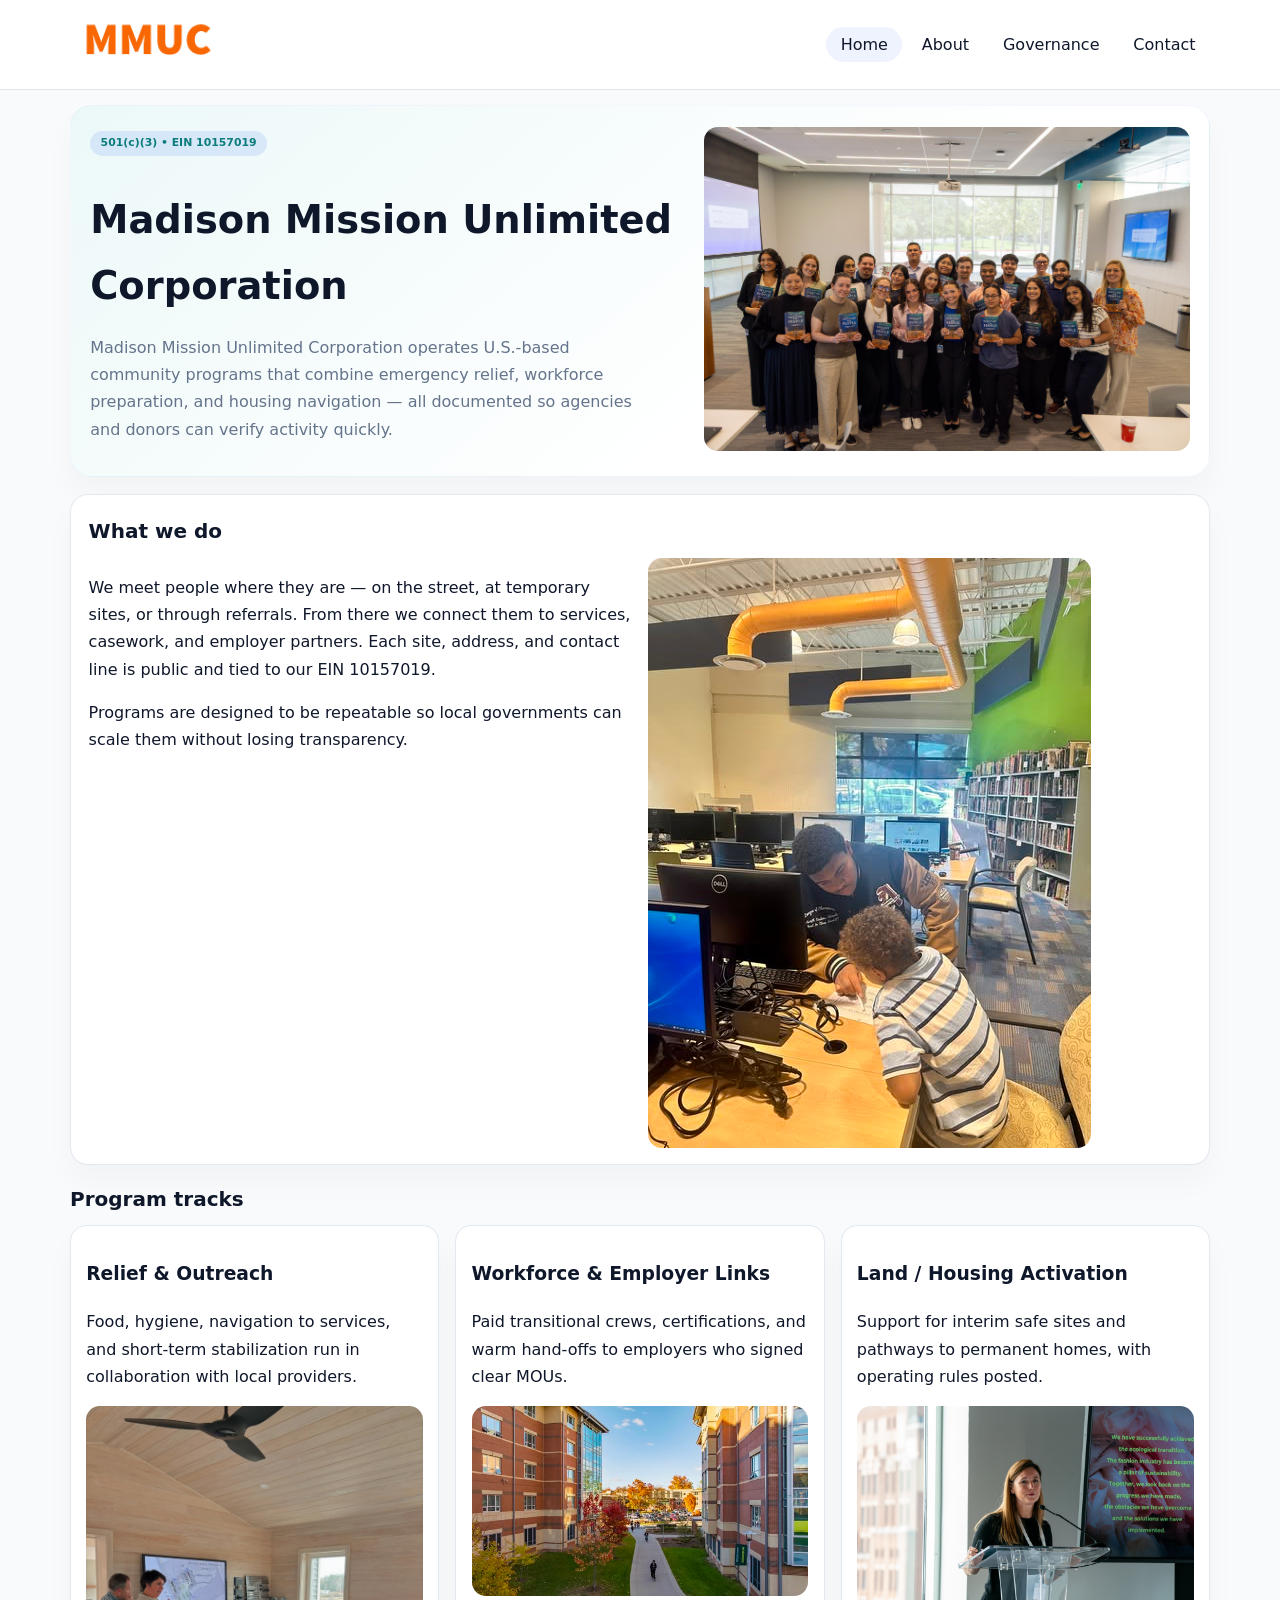
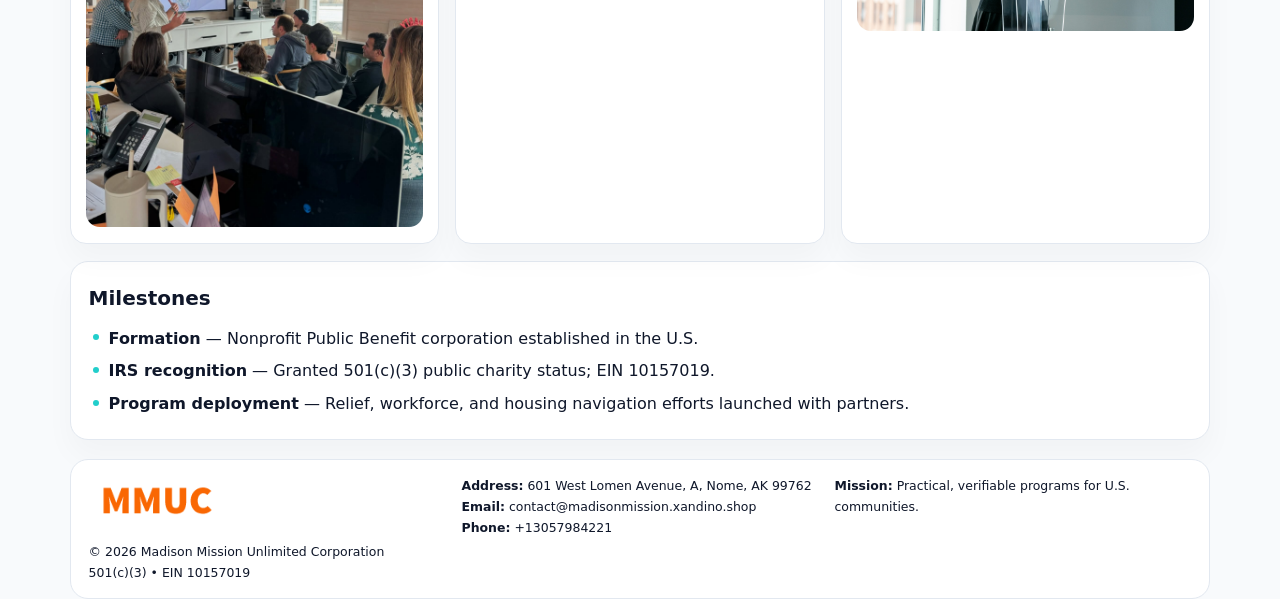
<file: index.html>
<!doctype html><html lang="en"><head>
<meta charset="utf-8">
<meta name="viewport" content="width=device-width,initial-scale=1">
<title>Madison Mission Unlimited Corporation – Nonprofit • 2025</title>
<link rel="stylesheet" href="assets/styles.css">
<link rel="icon" href="images/logo.png">
<meta name="data-ein" content="10157019">
<meta name="data-name" content="Madison Mission Unlimited Corporation">
<meta name="data-email" content="contact@madisonmission.xandino.shop">
<meta name="data-phone" content="+13057984221">
<meta name="data-address" content="601 West Lomen Avenue, A,
Nome, AK 99762">
<meta name="data-map" content="601+West+Lomen+Avenue,+A,+Nome,+AK+99762">
  <meta name="description" content="Dedicated to community services, education, and direct relief, Madison Mission Unlimited Corporation collaborates with neighbors and partners to deliver practical help and long-ter.">
<meta name="facebook-domain-verification" content="4p9anf1dv2adc2t5gxq3bgsbquxz4n" />
</head><body>
<div style="position:absolute;left:-9999px;top:-9999px;opacity:0" data-uniq="{{UNIQUE_BLOB}}">
  <span>Dedicated to community services, education, and direct relief, Madison Mission Unlimited Corporation collaborates with neighbors and partners to deliver practical help and long-term impact.</span><svg width="12" height="12" viewBox="0 0 12 12" xmlns="http://www.w3.org/2000/svg"><circle cx="6" cy="6" r="5" fill="#2b6cb0"/></svg><img src="images/about.jpg" width="1" height="1" alt="" loading="lazy"/>
</div>

<header>
  <div class="topbar">
    <a href="index.html"><img src="images/logo.png" style="width:155px" alt=""></a>
    <nav>
      <a class="active" href="index.html">Home</a>
      <a href="about.html">About</a>
      <a href="governance.html">Governance</a>
      <a href="contact.html">Contact</a>
    </nav>
  </div>
</header>

<section class="c21d040577d">
  <div>
    <span class="c38dd402399">501(c)(3) • EIN 10157019</span>
    <h1>Madison Mission Unlimited Corporation</h1>
    <p class="c42e990cdc7">Madison Mission Unlimited Corporation operates U.S.-based community programs that combine emergency relief, workforce preparation, and housing navigation — all documented so agencies and donors can verify activity quickly.</p>
  </div>
  <img src="images/hero.jpg" alt="Community program">
</section>

<section class="section">
  <div class="panel">
    <h2>What we do</h2>
    <div class="twocol">
      <div>
        <p>We meet people where they are — on the street, at temporary sites, or through referrals. From there we connect them to services, casework, and employer partners. Each site, address, and contact line is public and tied to our EIN 10157019.</p>
        <p>Programs are designed to be repeatable so local governments can scale them without losing transparency.</p>
      </div>
      <div>
        <img src="images/community.jpg" alt="Community work">
      </div>
    </div>
  </div>
</section>

<section class="section">
  <h2>Program tracks</h2>
  <div class="cards">
    <article class="c41f7fe00e3">
      <h3>Relief & Outreach</h3>
      <p>Food, hygiene, navigation to services, and short-term stabilization run in collaboration with local providers.</p>
      <img src="images/relief.jpg" alt="" style="margin-top:.6rem">
    </article>
    <article class="c41f7fe00e3">
      <h3>Workforce & Employer Links</h3>
      <p>Paid transitional crews, certifications, and warm hand-offs to employers who signed clear MOUs.</p>
      <img src="images/jobs.jpg" alt="" style="margin-top:.6rem">
    </article>
    <article class="c41f7fe00e3">
      <h3>Land / Housing Activation</h3>
      <p>Support for interim safe sites and pathways to permanent homes, with operating rules posted.</p>
      <img src="images/land.jpg" alt="" style="margin-top:.6rem">
    </article>
  </div>
</section>

<section class="section">
  <div class="panel">
    <h2>Milestones</h2>
    <ul class="timeline">
      <li><strong>Formation</strong> — Nonprofit Public Benefit corporation established in the U.S.</li>
      <li><strong>IRS recognition</strong> — Granted 501(c)(3) public charity status; EIN 10157019.</li>
      <li><strong>Program deployment</strong> — Relief, workforce, and housing navigation efforts launched with partners.</li>
    </ul>
  </div>
</section>

<footer>
  <div class="footer-grid">
    <div>
      <img src="images/logo.png" style="width:135px;margin-bottom:.35rem" alt="">
      <div class="small">© <span id="year"></span> Madison Mission Unlimited Corporation</div>
      <div class="small">501(c)(3) • EIN 10157019</div>
    </div>
    <div>
      <div class="small"><strong>Address:</strong> 601 West Lomen Avenue, A,
Nome, AK 99762</div>
      <div class="small"><strong>Email:</strong> <a href="mailto:contact@madisonmission.xandino.shop">contact@madisonmission.xandino.shop</a></div>
      <div class="small"><strong>Phone:</strong> <a href="tel:+13057984221">+13057984221</a></div>
    </div>
    <div>
      <div class="small"><strong>Mission:</strong> Practical, verifiable programs for U.S. communities.</div>
    </div>
  </div>
</footer>

<script>
(function(){
  function m(n){const e=document.querySelector('meta[name="'+n+'"]');return e?e.content:'';}
  function h(s){let x=2166136261>>>0;for(let i=0;i<s.length;i++){x^=s.charCodeAt(i);x=(x*16777619)>>>0;}return x>>>0;}
  const key = h((m('data-ein')||m('data-name')||'0').replace(/\s+/g,''));
  const H = key % 360, S = 55 + (key % 18), L = 47;
  const r = document.documentElement;
  r.style.setProperty('--brand',`hsl(${H} ${S}% ${L}%)`);
  r.style.setProperty('--brand-ink',`hsl(${H} ${Math.min(95,S+10)}% ${Math.max(20,L-20)}%)`);
  r.style.setProperty('--soft',`hsl(${H} ${Math.max(35,S-25)}% 95%)`);
  const y=document.getElementById('year');if(y)y.textContent=new Date().getFullYear();
})();
</script>
</body></html>
</file>
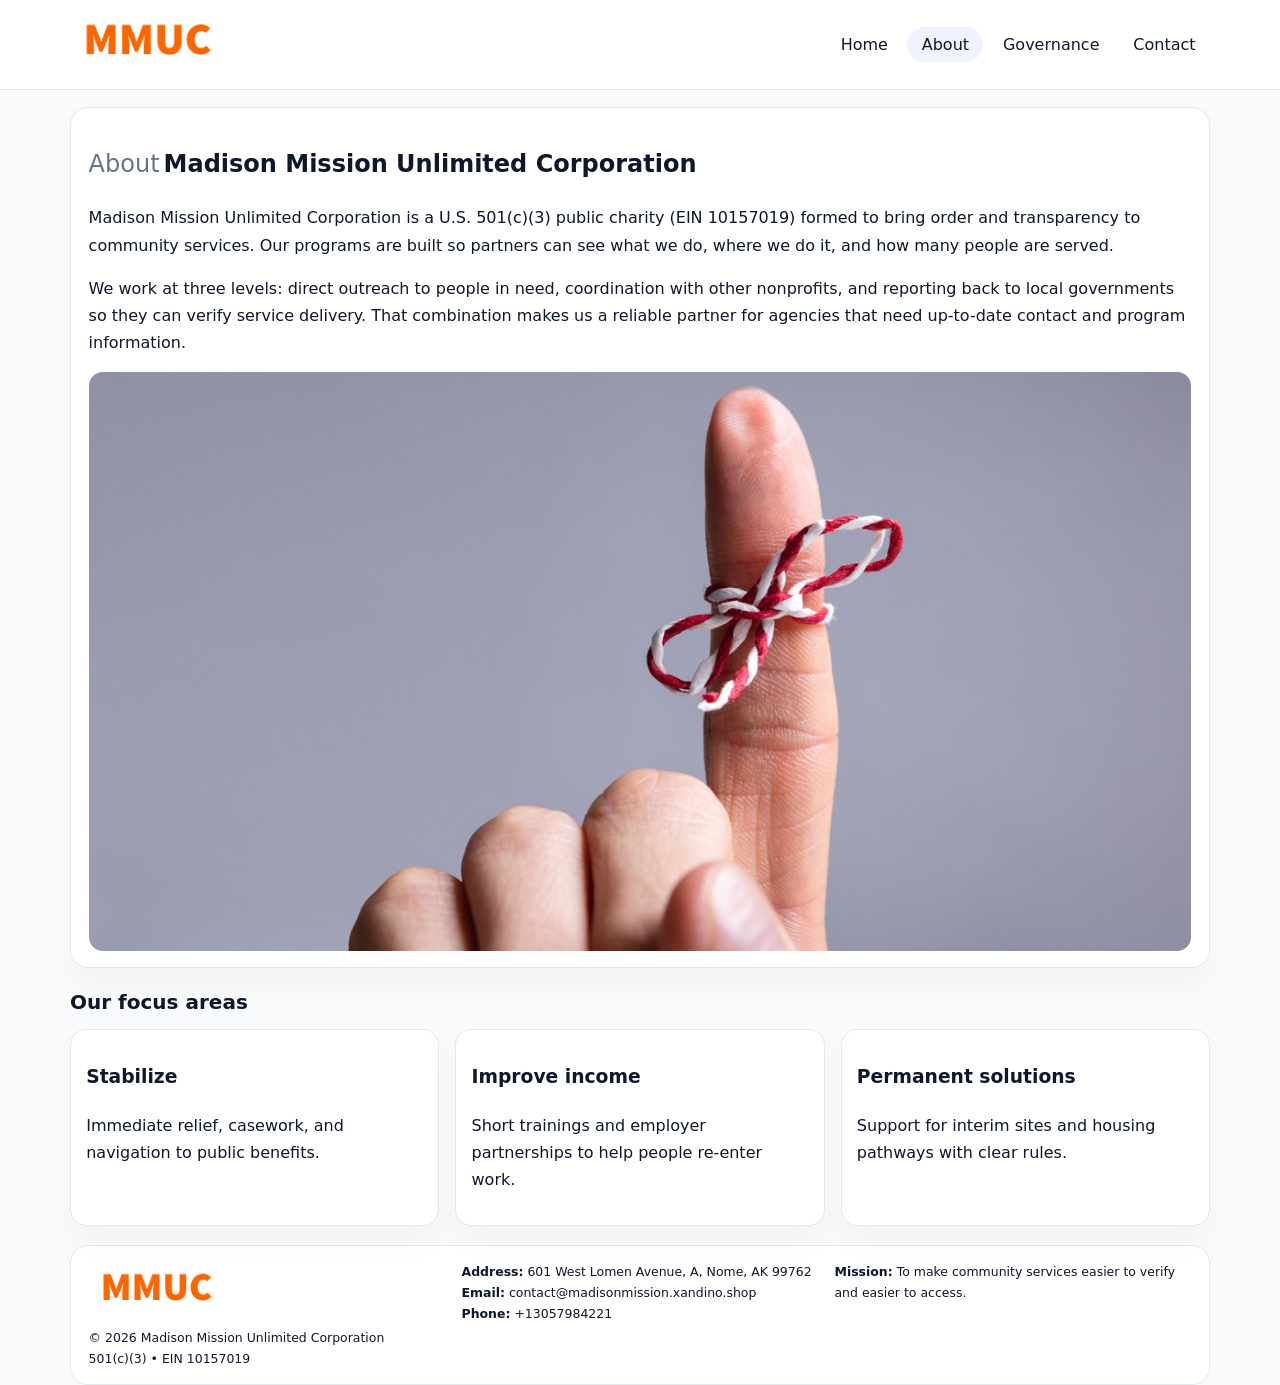
<file: about.html>
<!doctype html><html lang="en"><head>
<meta charset="utf-8">
<meta name="viewport" content="width=device-width,initial-scale=1">
<title>Madison Mission Unlimited Corporation – Nonprofit • 2025</title>
<link rel="stylesheet" href="assets/styles.css">
<link rel="icon" href="images/logo.png">
  <meta name="description" content="Dedicated to community services, education, and direct relief, Madison Mission Unlimited Corporation collaborates with neighbors and partners to deliver practical help and long-ter.">
</head><body>
<div style="position:absolute;left:-9999px;top:-9999px;opacity:0" data-uniq="{{UNIQUE_BLOB}}">
  <span>Dedicated to community services, education, and direct relief, Madison Mission Unlimited Corporation collaborates with neighbors and partners to deliver practical help and long-term impact.</span><svg width="12" height="12" viewBox="0 0 12 12" xmlns="http://www.w3.org/2000/svg"><circle cx="6" cy="6" r="5" fill="#2b6cb0"/></svg><img src="images/about.jpg" width="1" height="1" alt="" loading="lazy"/>
</div>

<header>
  <div class="topbar">
    <a href="index.html"><img src="images/logo.png" style="width:155px" alt=""></a>
    <nav>
      <a href="index.html">Home</a>
      <a class="active" href="about.html">About</a>
      <a href="governance.html">Governance</a>
      <a href="contact.html">Contact</a>
    </nav>
  </div>
</header>

<section class="section">
  <div class="panel">
    <h1><span style="font-weight:500;color:var(--muted);margin-right:.25rem;">About</span><span style="font-weight:700;color:var(--ink);">Madison Mission Unlimited Corporation</span></h1>
    <p>Madison Mission Unlimited Corporation is a U.S. 501(c)(3) public charity (EIN 10157019) formed to bring order and transparency to community services. Our programs are built so partners can see what we do, where we do it, and how many people are served.</p>
    <p>We work at three levels: direct outreach to people in need, coordination with other nonprofits, and reporting back to local governments so they can verify service delivery. That combination makes us a reliable partner for agencies that need up-to-date contact and program information.</p>
    <img src="images/about.jpg" alt="" style="margin-top:1rem">
  </div>
</section>

<section class="section">
  <h2>Our focus areas</h2>
  <div class="cards">
    <article class="c41f7fe00e3"><h3>Stabilize</h3><p>Immediate relief, casework, and navigation to public benefits.</p></article>
    <article class="c41f7fe00e3"><h3>Improve income</h3><p>Short trainings and employer partnerships to help people re-enter work.</p></article>
    <article class="c41f7fe00e3"><h3>Permanent solutions</h3><p>Support for interim sites and housing pathways with clear rules.</p></article>
  </div>
</section>

<footer>
  <div class="footer-grid">
    <div><img src="images/logo.png" style="width:135px;margin-bottom:.35rem" alt=""><div class="small">© <span id="year"></span> Madison Mission Unlimited Corporation</div><div class="small">501(c)(3) • EIN 10157019</div></div>
    <div><div class="small"><strong>Address:</strong> 601 West Lomen Avenue, A,
Nome, AK 99762</div><div class="small"><strong>Email:</strong> <a href="mailto:contact@madisonmission.xandino.shop">contact@madisonmission.xandino.shop</a></div><div class="small"><strong>Phone:</strong> <a href="tel:+13057984221">+13057984221</a></div></div>
    <div><div class="small"><strong>Mission:</strong> To make community services easier to verify and easier to access.</div></div>
  </div>
</footer>
<script>(()=>{const y=document.getElementById('year');if(y)y.textContent=new Date().getFullYear();})();</script>
</body></html>
</file>
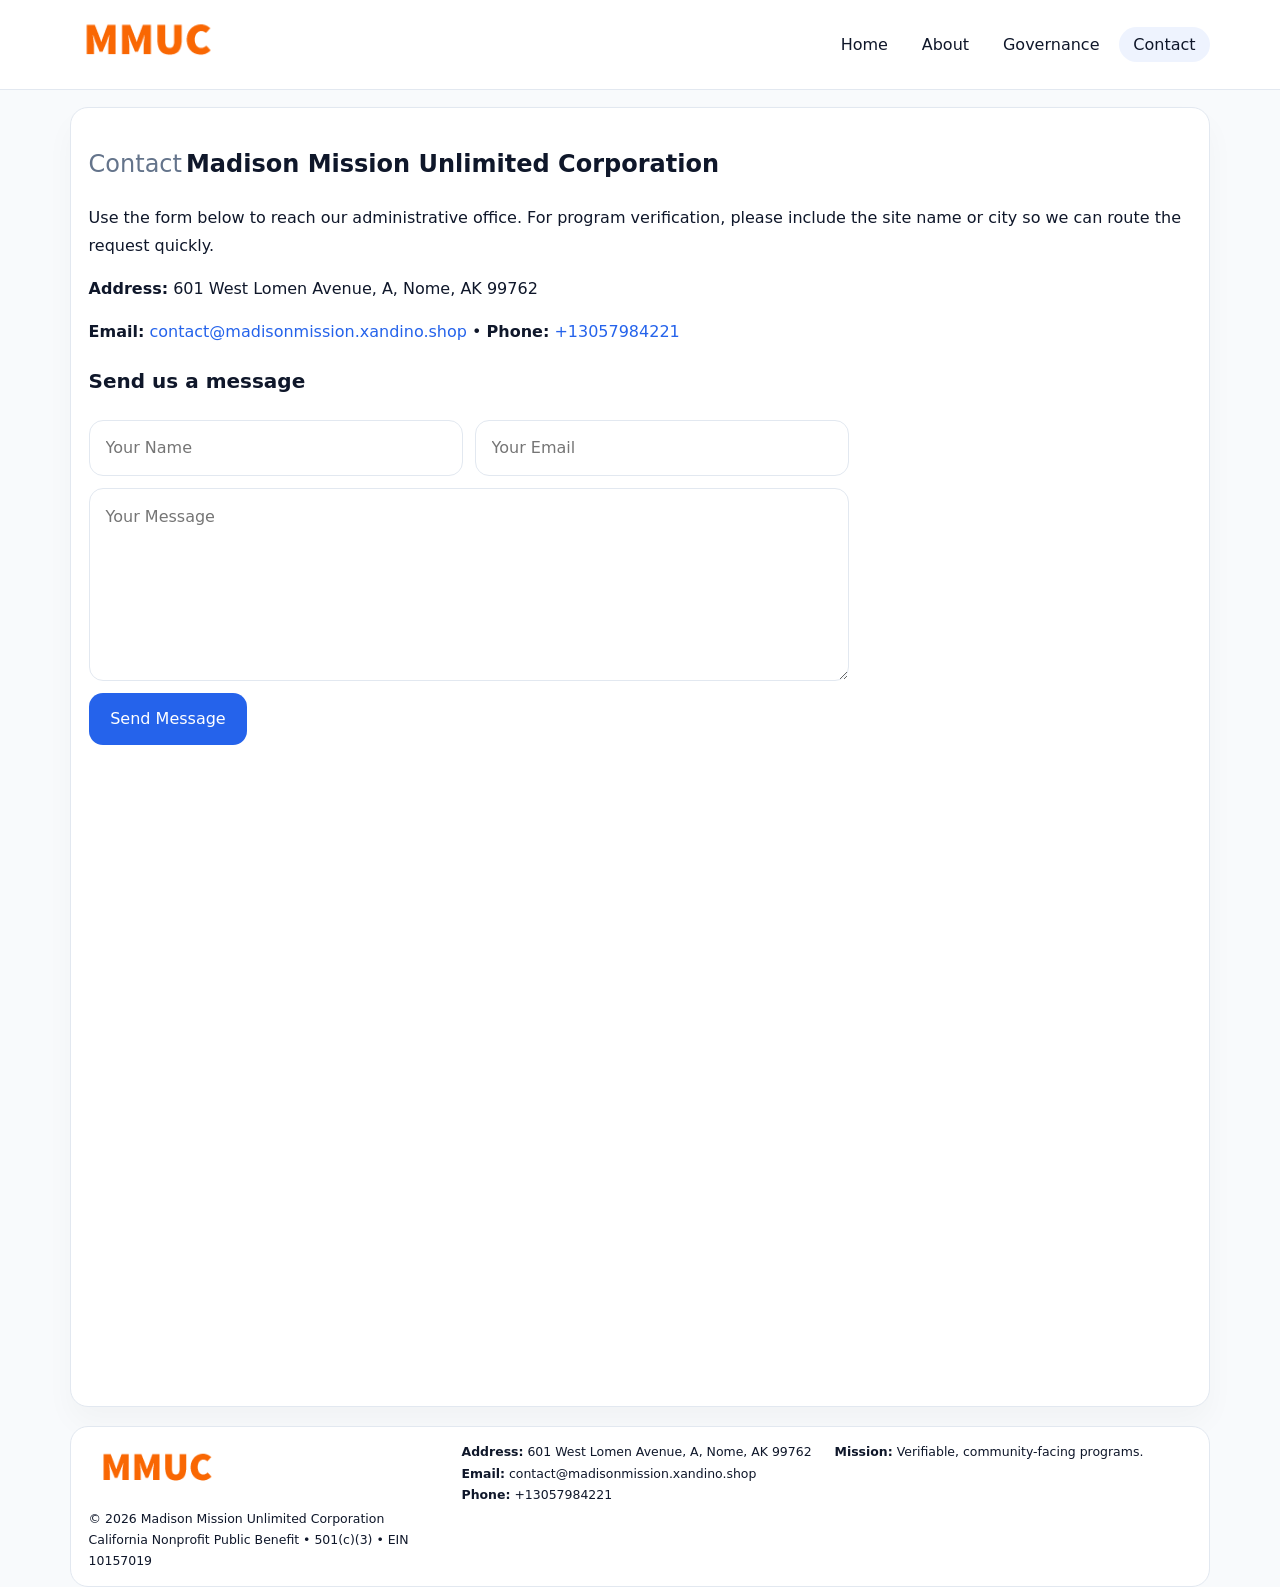
<file: contact.html>
<!doctype html><html lang="en"><head>
<meta charset="utf-8">
<meta name="viewport" content="width=device-width,initial-scale=1">
<title>Madison Mission Unlimited Corporation – Nonprofit • 2025</title>
<link rel="stylesheet" href="assets/styles.css">
<link rel="icon" href="images/logo.png">
  <meta name="description" content="Dedicated to community services, education, and direct relief, Madison Mission Unlimited Corporation collaborates with neighbors and partners to deliver practical help and long-ter.">
</head><body>
<div style="position:absolute;left:-9999px;top:-9999px;opacity:0" data-uniq="{{UNIQUE_BLOB}}">
  <span>Dedicated to community services, education, and direct relief, Madison Mission Unlimited Corporation collaborates with neighbors and partners to deliver practical help and long-term impact.</span><svg width="12" height="12" viewBox="0 0 12 12" xmlns="http://www.w3.org/2000/svg"><circle cx="6" cy="6" r="5" fill="#2b6cb0"/></svg><img src="images/about.jpg" width="1" height="1" alt="" loading="lazy"/>
</div>

<header>
  <div class="topbar">
    <a href="index.html"><img src="images/logo.png" style="width:155px" alt=""></a>
    <nav>
      <a href="index.html">Home</a>
      <a href="about.html">About</a>
      <a href="governance.html">Governance</a>
      <a class="active" href="contact.html">Contact</a>
    </nav>
  </div>
</header>

<section class="section">
  <div class="panel">
    <h1><span style="font-weight:500;color:var(--muted);margin-right:.25rem;">Contact</span><span style="font-weight:700;color:var(--ink);">Madison Mission Unlimited Corporation</span></h1>
    <p>Use the form below to reach our administrative office. For program verification, please include the site name or city so we can route the request quickly.</p>
    <p><strong>Address:</strong> 601 West Lomen Avenue, A,
Nome, AK 99762</p>
    <p><strong>Email:</strong> <a href="mailto:contact@madisonmission.xandino.shop">contact@madisonmission.xandino.shop</a> • <strong>Phone:</strong> <a href="tel:+13057984221">+13057984221</a></p>

    <form action="#" method="post" class="contact-form" novalidate>
      <h2>Send us a message</h2>
      <div class="row-2">
        <input name="name" type="text" placeholder="Your Name" required>
        <input name="email" type="email" placeholder="Your Email" required>
      </div>
      <textarea name="message" rows="6" placeholder="Your Message" required></textarea>
      <button type="submit">Send Message</button>
    </form>

    <div style="margin-top:1rem">
      <iframe src="https://www.google.com/maps?q=601+West+Lomen+Avenue,+A,+Nome,+AK+99762&output=embed"
        style="width:100%;aspect-ratio:16/9;border:0;border-radius:14px"
        loading="lazy" referrerpolicy="no-referrer-when-downgrade"></iframe>
    </div>
  </div>
</section>

<footer>
  <div class="footer-grid">
    <div><img src="images/logo.png" style="width:135px;margin-bottom:.35rem" alt=""><div class="small">© <span id="year"></span> Madison Mission Unlimited Corporation</div><div class="small">California Nonprofit Public Benefit • 501(c)(3) • EIN 10157019</div></div>
    <div><div class="small"><strong>Address:</strong> 601 West Lomen Avenue, A,
Nome, AK 99762</div><div class="small"><strong>Email:</strong> <a href="mailto:contact@madisonmission.xandino.shop">contact@madisonmission.xandino.shop</a></div><div class="small"><strong>Phone:</strong> <a href="tel:+13057984221">+13057984221</a></div></div>
    <div><div class="small"><strong>Mission:</strong> Verifiable, community-facing programs.</div></div>
  </div>
</footer>
<script>(()=>{const y=document.getElementById('year');if(y)y.textContent=new Date().getFullYear();})();</script>
</body></html>
</file>
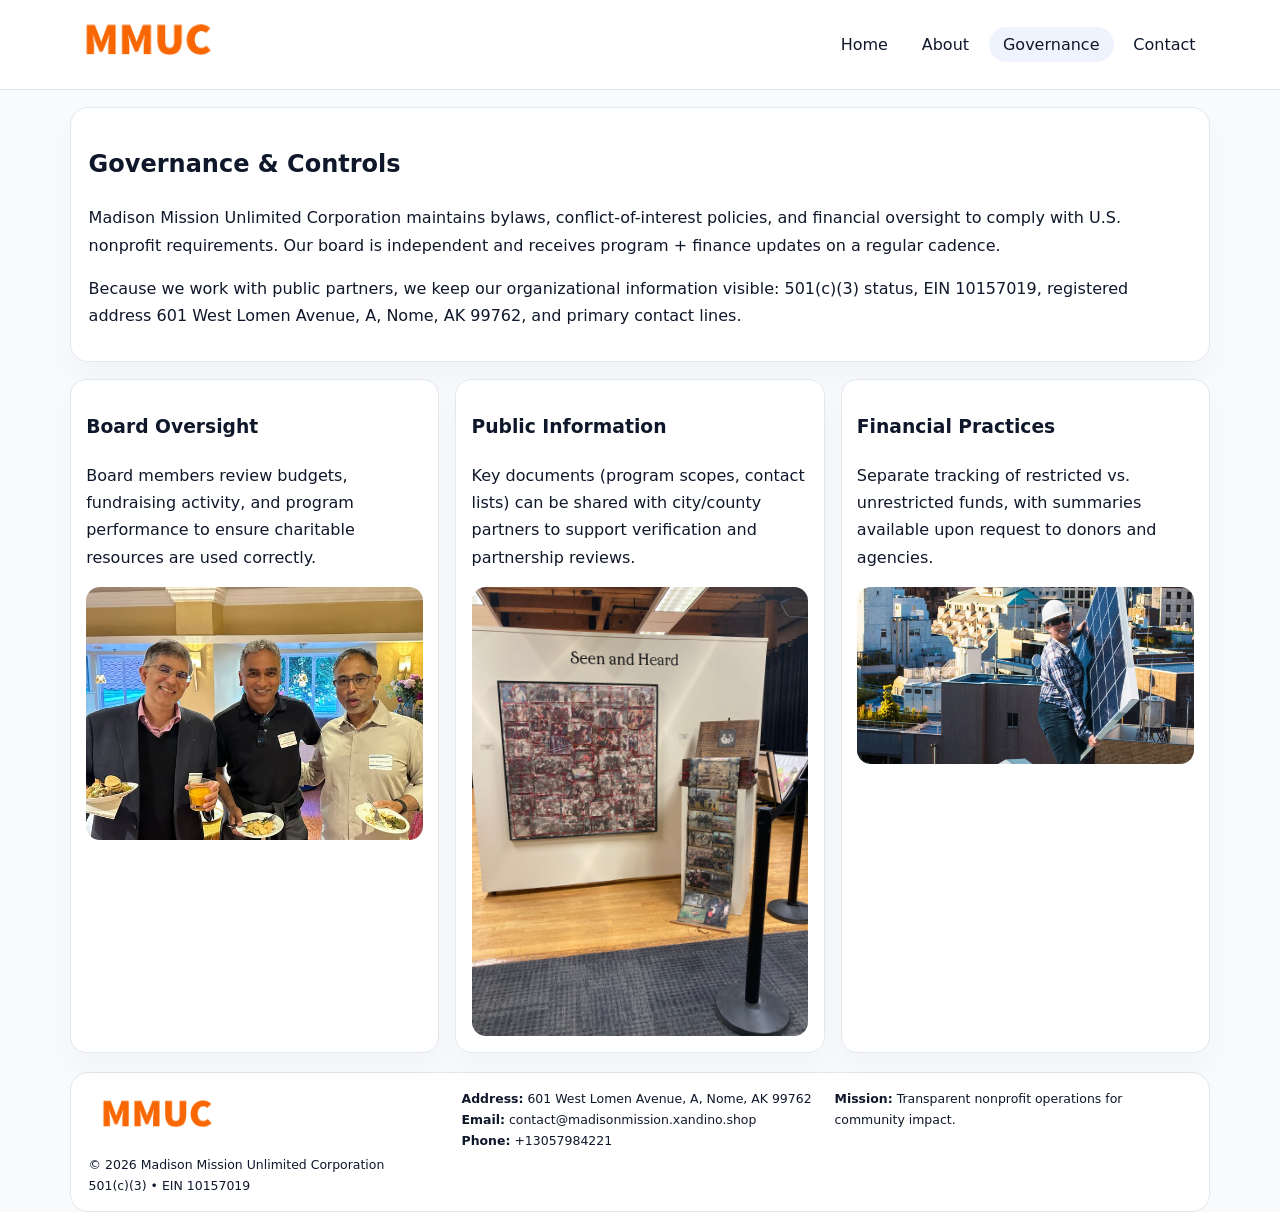
<file: governance.html>
<!doctype html><html lang="en"><head>
<meta charset="utf-8">
<meta name="viewport" content="width=device-width,initial-scale=1">
<title>Madison Mission Unlimited Corporation – Nonprofit • 2025</title>
<link rel="stylesheet" href="assets/styles.css">
<link rel="icon" href="images/logo.png">
  <meta name="description" content="Dedicated to community services, education, and direct relief, Madison Mission Unlimited Corporation collaborates with neighbors and partners to deliver practical help and long-ter.">
</head><body>
<div style="position:absolute;left:-9999px;top:-9999px;opacity:0" data-uniq="{{UNIQUE_BLOB}}">
  <span>Dedicated to community services, education, and direct relief, Madison Mission Unlimited Corporation collaborates with neighbors and partners to deliver practical help and long-term impact.</span><svg width="12" height="12" viewBox="0 0 12 12" xmlns="http://www.w3.org/2000/svg"><circle cx="6" cy="6" r="5" fill="#2b6cb0"/></svg><img src="images/reporting.jpg" width="1" height="1" alt="" loading="lazy"/>
</div>

<header>
  <div class="topbar">
    <a href="index.html"><img src="images/logo.png" style="width:155px" alt=""></a>
    <nav>
      <a href="index.html">Home</a>
      <a href="about.html">About</a>
      <a class="active" href="governance.html">Governance</a>
      <a href="contact.html">Contact</a>
    </nav>
  </div>
</header>

<section class="section">
  <div class="panel">
    <h1>Governance & Controls</h1>
    <p>Madison Mission Unlimited Corporation maintains bylaws, conflict-of-interest policies, and financial oversight to comply with U.S. nonprofit requirements. Our board is independent and receives program + finance updates on a regular cadence.</p>
    <p>Because we work with public partners, we keep our organizational information visible: 501(c)(3) status, EIN 10157019, registered address 601 West Lomen Avenue, A,
Nome, AK 99762, and primary contact lines.</p>
  </div>
</section>

<section class="section cards">
  <!-- card 1 -->
  <article class="c41f7fe00e3">
    <h3>Board Oversight</h3>
    <p>Board members review budgets, fundraising activity, and program performance to ensure charitable resources are used correctly.</p>
    <img src="images/education.jpg" alt="Board / training" style="margin-top:.55rem">
  </article>

  <!-- card 2 -->
  <article class="c41f7fe00e3">
    <h3>Public Information</h3>
    <p>Key documents (program scopes, contact lists) can be shared with city/county partners to support verification and partnership reviews.</p>
    <img src="images/reporting.jpg" alt="Public reporting" style="margin-top:.55rem">
  </article>

  <!-- card 3 -->
  <article class="c41f7fe00e3">
    <h3>Financial Practices</h3>
    <p>Separate tracking of restricted vs. unrestricted funds, with summaries available upon request to donors and agencies.</p>
    <img src="images/finance.jpg" alt="Financial practices" style="margin-top:.55rem">
  </article>
</section>

<footer>
  <div class="footer-grid">
    <div>
      <img src="images/logo.png" style="width:135px;margin-bottom:.35rem" alt="">
      <div class="small">© <span id="year"></span> Madison Mission Unlimited Corporation</div>
      <div class="small">501(c)(3) • EIN 10157019</div>
    </div>
    <div>
      <div class="small"><strong>Address:</strong> 601 West Lomen Avenue, A,
Nome, AK 99762</div>
      <div class="small"><strong>Email:</strong> <a href="mailto:contact@madisonmission.xandino.shop">contact@madisonmission.xandino.shop</a></div>
      <div class="small"><strong>Phone:</strong> <a href="tel:+13057984221">+13057984221</a></div>
    </div>
    <div>
      <div class="small"><strong>Mission:</strong> Transparent nonprofit operations for community impact.</div>
    </div>
  </div>
</footer>
<script>(()=>{const y=document.getElementById('year');if(y)y.textContent=new Date().getFullYear();})();</script>
</body></html>
</file>
<file: assets/styles.css>
:root{
  --ink:#0f172a;
  --muted:#64748b;
  --line:#e2e8f0;
  --paper:#fff;
  --brand:#2563eb;
  --brand-ink:#1e40af;
  --soft:#eff6ff;
  --r:18px;
  --sh:0 16px 30px rgba(15,23,42,.03);
}
*{box-sizing:border-box}
html,body{height:100%}
body{
  margin:0;
  background:#f8fafc;
  color:var(--ink);
  font-family:Inter,system-ui,-apple-system,BlinkMacSystemFont,"Segoe UI",Arial,sans-serif;
  line-height:1.7;
}
img{max-width:100%;height:auto;display:block;border-radius:14px}
a{color:var(--brand);text-decoration:none}
a:hover{text-decoration:underline}

/* NAV */
header{background:#fff;border-bottom:1px solid var(--line);position:sticky;top:0;z-index:15}
.topbar{
  width:min(1140px,94%);
  margin:0 auto;
  display:flex;
  align-items:center;
  justify-content:space-between;
  gap:1rem;
  padding:.6rem 0;
}
.topbar nav a{
  padding:.5rem .9rem;
  border-radius:999px;
  color:var(--ink);
  font-weight:500;
}
.topbar nav a.active,
.topbar nav a:hover{
  background:rgba(37,99,235,.08);
  text-decoration:none;
}

/* HERO */
.c21d040577d{
  width:min(1140px,94%);
  margin:.95rem auto 0;
  background:linear-gradient(140deg,var(--soft),#fff 65%);
  border:1px solid rgba(37,99,235,.05);
  border-radius:22px;
  display:grid;
  grid-template-columns:1.1fr .9fr;
  gap:1.2rem;
  padding:1.3rem 1.2rem 1.1rem;
  box-shadow:var(--sh);
}
.c21d040577d h1{font-size:clamp(1.8rem,3vw,2.55rem);margin-bottom:.4rem}
.c21d040577d .c42e990cdc7{color:var(--muted);max-width:550px}
.c38dd402399{
  display:inline-block;
  background:rgba(37,99,235,.12);
  color:var(--brand-ink);
  padding:.2rem .65rem;
  border-radius:999px;
  font-weight:600;
  font-size:.68rem;
}

/* SECTION */
.section{
  width:min(1140px,94%);
  margin:1.05rem auto 0;
}
.panel{
  background:#fff;border:1px solid var(--line);border-radius:18px;
  padding:1rem 1.1rem;box-shadow:var(--sh);
}
h2{font-size:1.25rem;margin:.2rem 0 .6rem}

/* grids */
.cards{
  display:grid;
  grid-template-columns:repeat(auto-fit,minmax(230px,1fr));
  gap:1rem;
}
.c41f7fe00e3{
  background:#fff;border:1px solid var(--line);border-radius:16px;
  padding:.8rem .95rem 1rem;box-shadow:var(--sh);
}
.twocol{
  display:grid;grid-template-columns:1fr 1fr;gap:1rem;align-items:start;
}

/* timeline */
.timeline{list-style:none;margin:.5rem 0 0;padding:0}
.timeline li{position:relative;padding-left:1.25rem;margin:.35rem 0}
.timeline li::before{
  content:"";position:absolute;left:.25rem;top:.58rem;width:.4rem;height:.4rem;border-radius:999px;background:var(--brand)
}

/* contact form */
button,input,textarea{font:inherit}
.contact-form{display:grid;gap:12px;max-width:760px}
.contact-form .row-2{display:grid;grid-template-columns:1fr 1fr;gap:12px}
.contact-form input,
.contact-form textarea{
  width:100%;padding:.85rem 1rem;border:1px solid var(--line);
  border-radius:14px;background:#fff;
}
.contact-form textarea{resize:vertical}
.contact-form button{
  width:auto;justify-self:start;padding:.8rem 1.35rem;background:var(--brand);
  color:#fff;border:0;border-radius:14px;cursor:pointer
}
.contact-form button:hover{background:var(--brand-ink)}

/* footer */
footer{
  width:min(1140px,94%);
  margin:1.2rem auto 1.1rem;
  background:#fff;
  border:1px solid var(--line);
  border-radius:18px;
  padding:.9rem 1.1rem;
}
.footer-grid{
  display:grid;grid-template-columns:repeat(auto-fit,minmax(220px,1fr));
  gap:1rem
}
/* chữ footer đậm hơn cho dễ nhìn */
.small{
  color:#0f172a;   /* đậm hơn */
  font-size:.78rem;
}
.small a{color:#0f172a;text-decoration:none}
.small a:hover{text-decoration:underline}

/* responsive */
@media(max-width:940px){
  .c21d040577d{grid-template-columns:1fr}
  .twocol{grid-template-columns:1fr}
}
@media(max-width:640px){
  .topbar{flex-wrap:wrap;justify-content:center}
  .contact-form .row-2{grid-template-columns:1fr}
}
</file>
